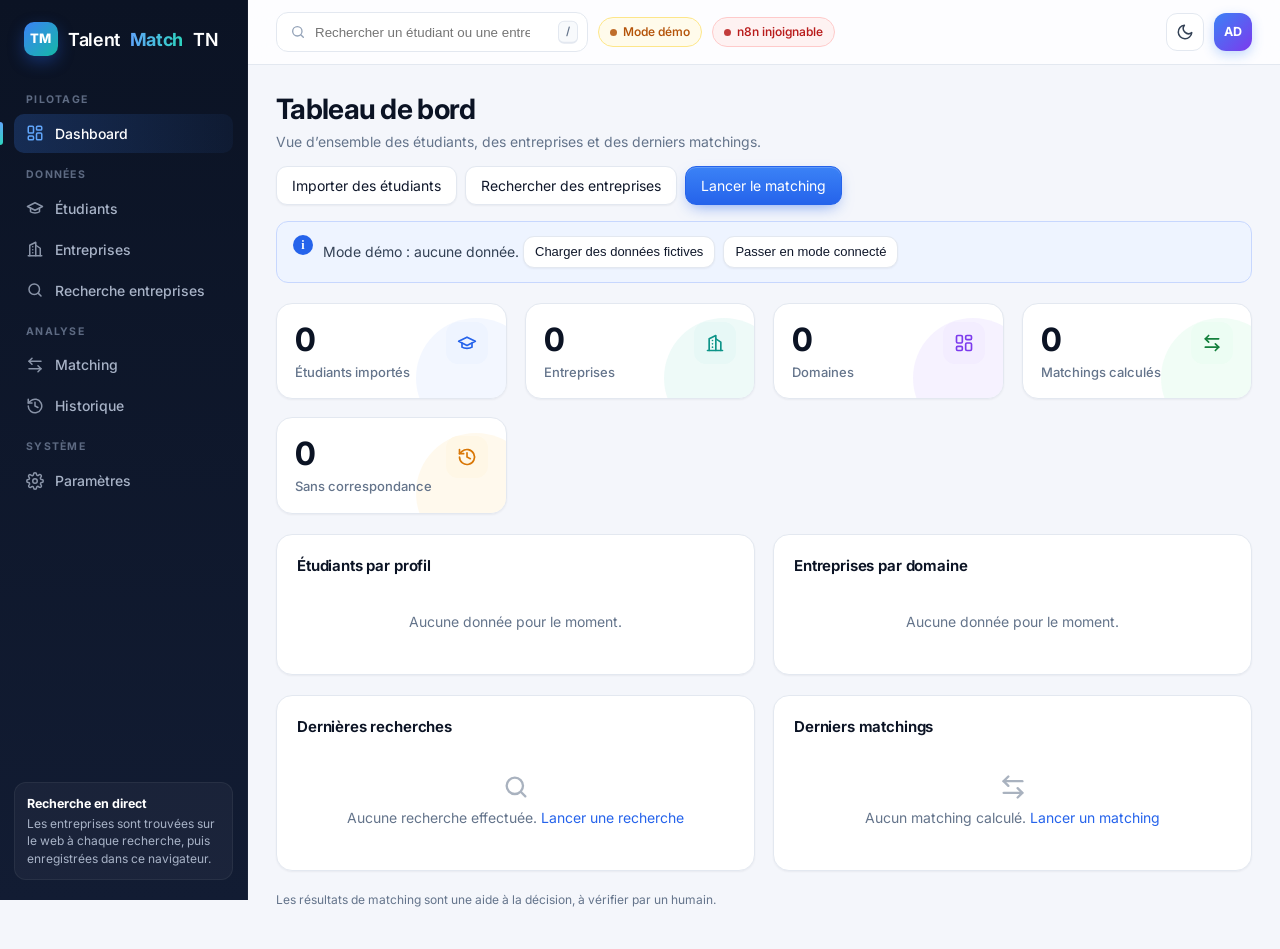
<file: index.html>
<!DOCTYPE html>
<html lang="fr"><head><meta charset="UTF-8"><meta name="viewport" content="width=device-width,initial-scale=1">
<link rel="preconnect" href="https://fonts.googleapis.com"><link rel="preconnect" href="https://fonts.gstatic.com" crossorigin><link rel="stylesheet" href="https://fonts.googleapis.com/css2?family=Inter:wght@400;500;600;700;800&display=swap">
<script>try{var t=localStorage.getItem("tm_theme");if(t)document.documentElement.dataset.theme=t}catch(e){}</script>
<title>TalentMatch TN — Tableau de bord</title><link rel="stylesheet" href="css/styles.css"></head>
<body data-page="dashboard" data-root="">
<aside class="sidebar" id="sidebar"><div class="brand">Talent<b>Match</b> TN</div><nav id="nav"></nav></aside>
<div class="main">
<header class="topbar"><button class="btn ghost" id="menuBtn" aria-label="Menu">☰</button>
<input id="globalSearch" type="search" placeholder="Rechercher un étudiant ou une entreprise…">
<span id="modeBadge" class="badge"></span><span id="n8nStatus" class="badge" title="Connexion n8n">n8n : …</span>
<span class="avatar" title="Administrateur">AD</span></header>
<main class="content">
<div class="page-head"><h1>Tableau de bord</h1>
<div class="actions"><a class="btn" href="pages/students.html">Importer des étudiants</a><a class="btn" href="pages/search.html">Rechercher des entreprises</a><a class="btn primary" href="pages/matching.html">Lancer le matching</a></div></div>
<div id="demoBar" class="notice"></div>
<section class="grid stats" id="stats"></section>
<section class="grid two"><div class="card"><h3>Étudiants par profil</h3><div id="chartProfiles"></div></div>
<div class="card"><h3>Entreprises par domaine</h3><div id="chartDomains"></div></div></section>
<section class="grid two"><div class="card"><h3>Dernières recherches</h3><div id="lastSearches"></div></div>
<div class="card"><h3>Derniers matchings</h3><div id="lastMatches"></div></div></section>
<p class="muted small">Les résultats de matching sont une aide à la décision, à vérifier par un humain.</p>
</main></div><div id="toasts" class="toasts"></div>
<script src="js/config.js"></script><script src="js/utils.js"></script><script src="js/dataStore.js"></script>
<script src="js/services/n8nService.js"></script><script src="js/app.js"></script><script src="js/pages/dashboard.js"></script>
</body></html>
</file>
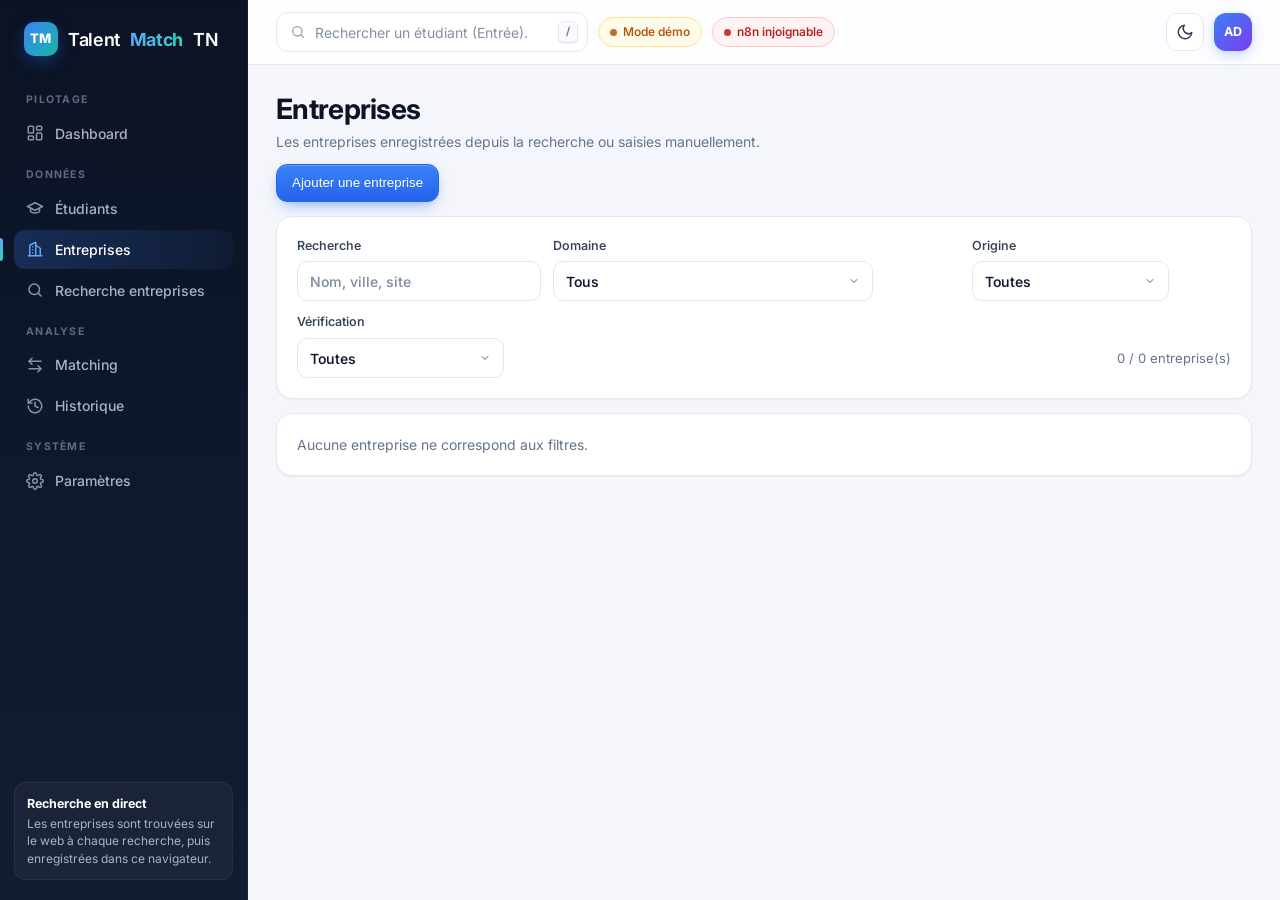
<file: pages/companies.html>
<!DOCTYPE html>
<html lang="fr"><head><meta charset="UTF-8"><meta name="viewport" content="width=device-width,initial-scale=1">
<link rel="preconnect" href="https://fonts.googleapis.com"><link rel="preconnect" href="https://fonts.gstatic.com" crossorigin><link rel="stylesheet" href="https://fonts.googleapis.com/css2?family=Inter:wght@400;500;600;700;800&display=swap">
<script>try{var t=localStorage.getItem("tm_theme");if(t)document.documentElement.dataset.theme=t}catch(e){}</script>
<title>TalentMatch TN — Entreprises</title><link rel="stylesheet" href="../css/styles.css"><link rel="stylesheet" href="../css/components.css"></head>
<body data-page="companies" data-root="../">
<aside class="sidebar" id="sidebar"><div class="brand">Talent<b>Match</b> TN</div><nav id="nav"></nav></aside>
<div class="main"><header class="topbar"><button class="btn ghost" id="menuBtn" aria-label="Menu">☰</button>
<input id="globalSearch" type="search" placeholder="Rechercher un étudiant (Entrée)…"><span id="modeBadge" class="badge"></span><span id="n8nStatus" class="badge">n8n : …</span><span class="avatar">AD</span></header>
<main class="content"><div class="page-head"><h1>Entreprises</h1></div>
<div class="actions" style="margin:12px 0"><button class="btn primary" id="add">Ajouter une entreprise</button></div>
<div class="card" style="margin:14px 0"><div class="filters"><label>Recherche<input id="q" placeholder="Nom, ville, site"></label><label>Domaine<select id="fDomain"></select></label><label>Origine<select id="fOrigin"><option value="">Toutes</option><option value="manual">Saisie manuelle</option><option value="web">Découverte web (n8n)</option></select></label><label>Vérification<select id="fVer"><option value="">Toutes</option><option value="1">Vérifiées manuellement</option><option value="0">Non vérifiées</option></select></label><span id="count" class="muted"></span></div></div>
<div id="companyCards" class="search-company-grid"></div>
</main></div><div id="toasts" class="toasts"></div>
<script src="../js/config.js"></script><script src="../js/utils.js"></script><script src="../js/dataStore.js"></script>
<script src="../js/services/n8nService.js"></script><script src="../js/services/studentsService.js"></script><script src="../js/services/companiesService.js"></script><script src="../js/services/matchingService.js"></script>
<script src="../js/app.js"></script><script src="../js/pages/companies.js"></script></body></html>
</file>
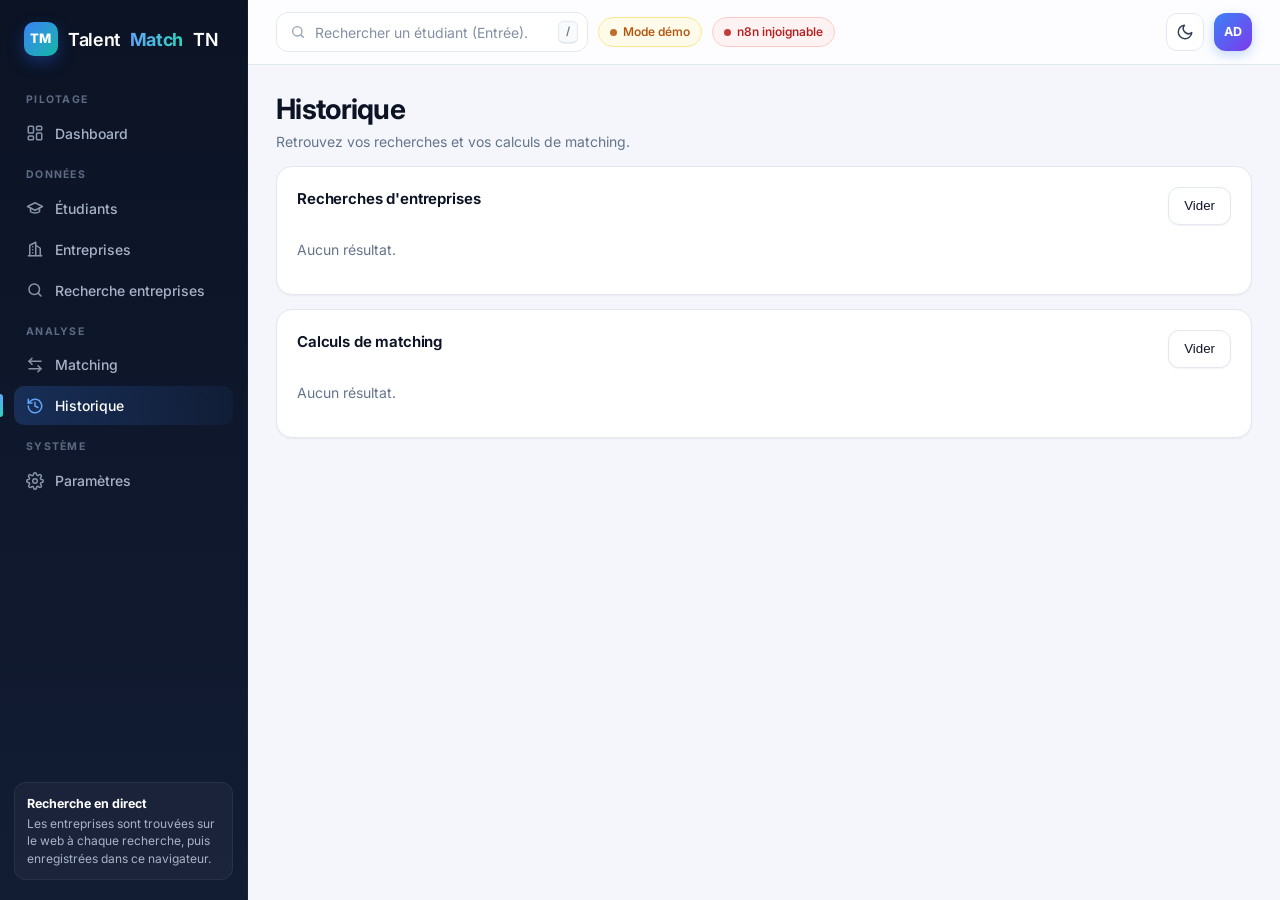
<file: pages/history.html>
<!DOCTYPE html>
<html lang="fr"><head><meta charset="UTF-8"><meta name="viewport" content="width=device-width,initial-scale=1">
<link rel="preconnect" href="https://fonts.googleapis.com"><link rel="preconnect" href="https://fonts.gstatic.com" crossorigin><link rel="stylesheet" href="https://fonts.googleapis.com/css2?family=Inter:wght@400;500;600;700;800&display=swap">
<script>try{var t=localStorage.getItem("tm_theme");if(t)document.documentElement.dataset.theme=t}catch(e){}</script>
<title>TalentMatch TN — Historique</title><link rel="stylesheet" href="../css/styles.css"><link rel="stylesheet" href="../css/components.css"></head>
<body data-page="history" data-root="../">
<aside class="sidebar" id="sidebar"><div class="brand">Talent<b>Match</b> TN</div><nav id="nav"></nav></aside>
<div class="main"><header class="topbar"><button class="btn ghost" id="menuBtn" aria-label="Menu">☰</button>
<input id="globalSearch" type="search" placeholder="Rechercher un étudiant (Entrée)…"><span id="modeBadge" class="badge"></span><span id="n8nStatus" class="badge">n8n : …</span><span class="avatar">AD</span></header>
<main class="content"><div class="page-head"><h1>Historique</h1></div>
<div class="card" style="margin:14px 0"><div class="page-head"><h3>Recherches d'entreprises</h3><button class="btn" id="clrS">Vider</button></div><div id="tS"></div></div>
<div class="card"><div class="page-head"><h3>Calculs de matching</h3><button class="btn" id="clrR">Vider</button></div><div id="tR"></div></div>
</main></div><div id="toasts" class="toasts"></div>
<script src="../js/config.js"></script><script src="../js/utils.js"></script><script src="../js/dataStore.js"></script>
<script src="../js/services/n8nService.js"></script><script src="../js/services/studentsService.js"></script><script src="../js/services/companiesService.js"></script><script src="../js/services/matchingService.js"></script>
<script src="../js/app.js"></script><script src="../js/pages/history.js"></script></body></html>
</file>
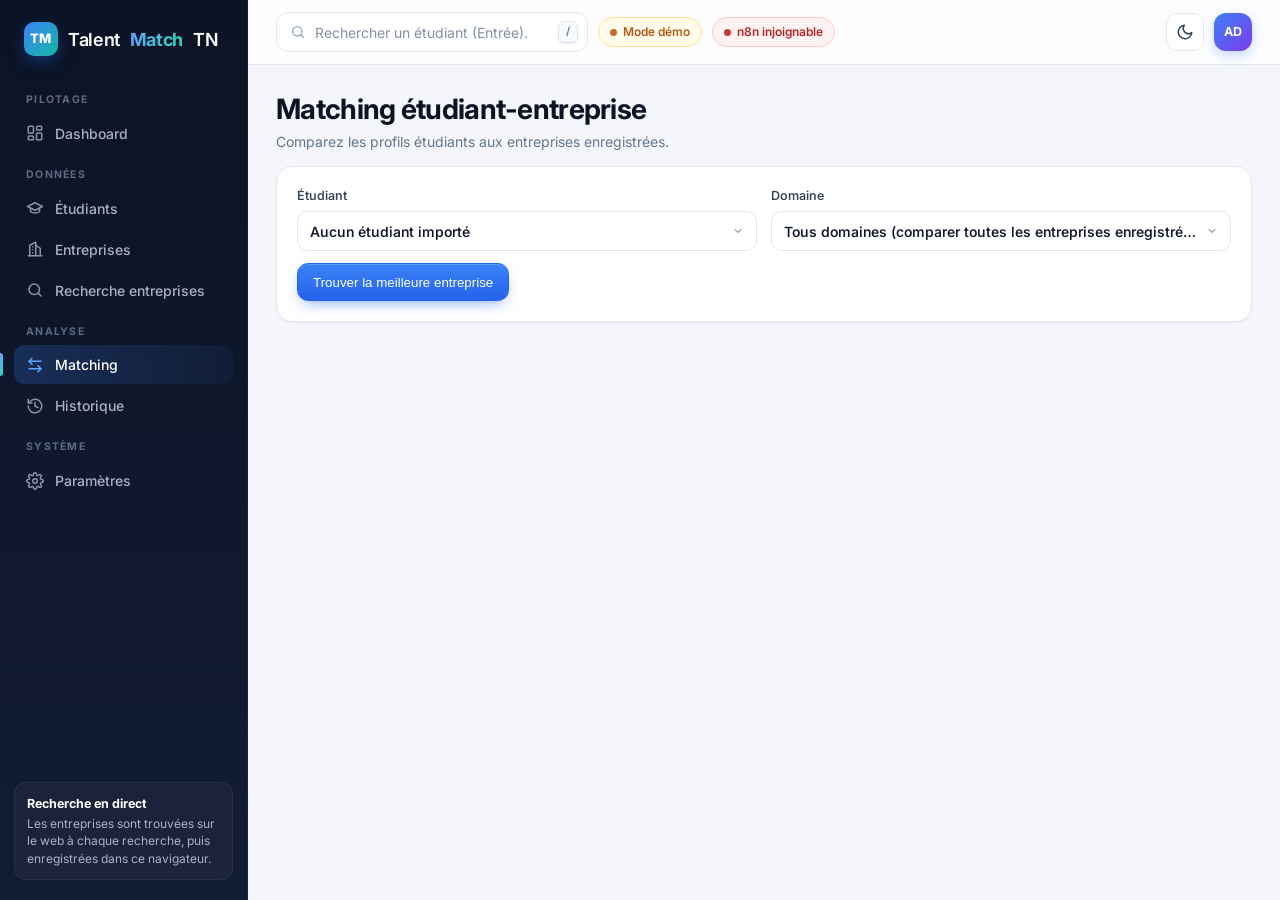
<file: pages/matching.html>
<!DOCTYPE html>
<html lang="fr"><head><meta charset="UTF-8"><meta name="viewport" content="width=device-width,initial-scale=1">
<link rel="preconnect" href="https://fonts.googleapis.com"><link rel="preconnect" href="https://fonts.gstatic.com" crossorigin><link rel="stylesheet" href="https://fonts.googleapis.com/css2?family=Inter:wght@400;500;600;700;800&display=swap">
<script>try{var t=localStorage.getItem("tm_theme");if(t)document.documentElement.dataset.theme=t}catch(e){}</script>
<title>TalentMatch TN — Matching étudiant-entreprise</title><link rel="stylesheet" href="../css/styles.css"><link rel="stylesheet" href="../css/components.css"></head>
<body data-page="matching" data-root="../">
<aside class="sidebar" id="sidebar"><div class="brand">Talent<b>Match</b> TN</div><nav id="nav"></nav></aside>
<div class="main"><header class="topbar"><button class="btn ghost" id="menuBtn" aria-label="Menu">☰</button>
<input id="globalSearch" type="search" placeholder="Rechercher un étudiant (Entrée)…"><span id="modeBadge" class="badge"></span><span id="n8nStatus" class="badge">n8n : …</span><span class="avatar">AD</span></header>
<main class="content"><div class="page-head"><h1>Matching étudiant-entreprise</h1></div>
<div class="card" style="margin:14px 0"><div class="form"><label>Étudiant<select id="mStudent"></select></label><label>Domaine<select id="mDomain"></select></label></div>
<div class="actions" style="margin-top:12px"><button class="btn primary" id="run">Trouver la meilleure entreprise</button></div><div id="state" class="muted small"></div></div>
<div id="out"></div>
</main></div><div id="toasts" class="toasts"></div>
<script src="../js/config.js"></script><script src="../js/utils.js"></script><script src="../js/dataStore.js"></script>
<script src="../js/services/n8nService.js"></script><script src="../js/services/studentsService.js"></script><script src="../js/services/companiesService.js"></script><script src="../js/services/matchingService.js"></script>
<script src="../js/app.js"></script><script src="../js/pages/matching.js"></script></body></html>
</file>
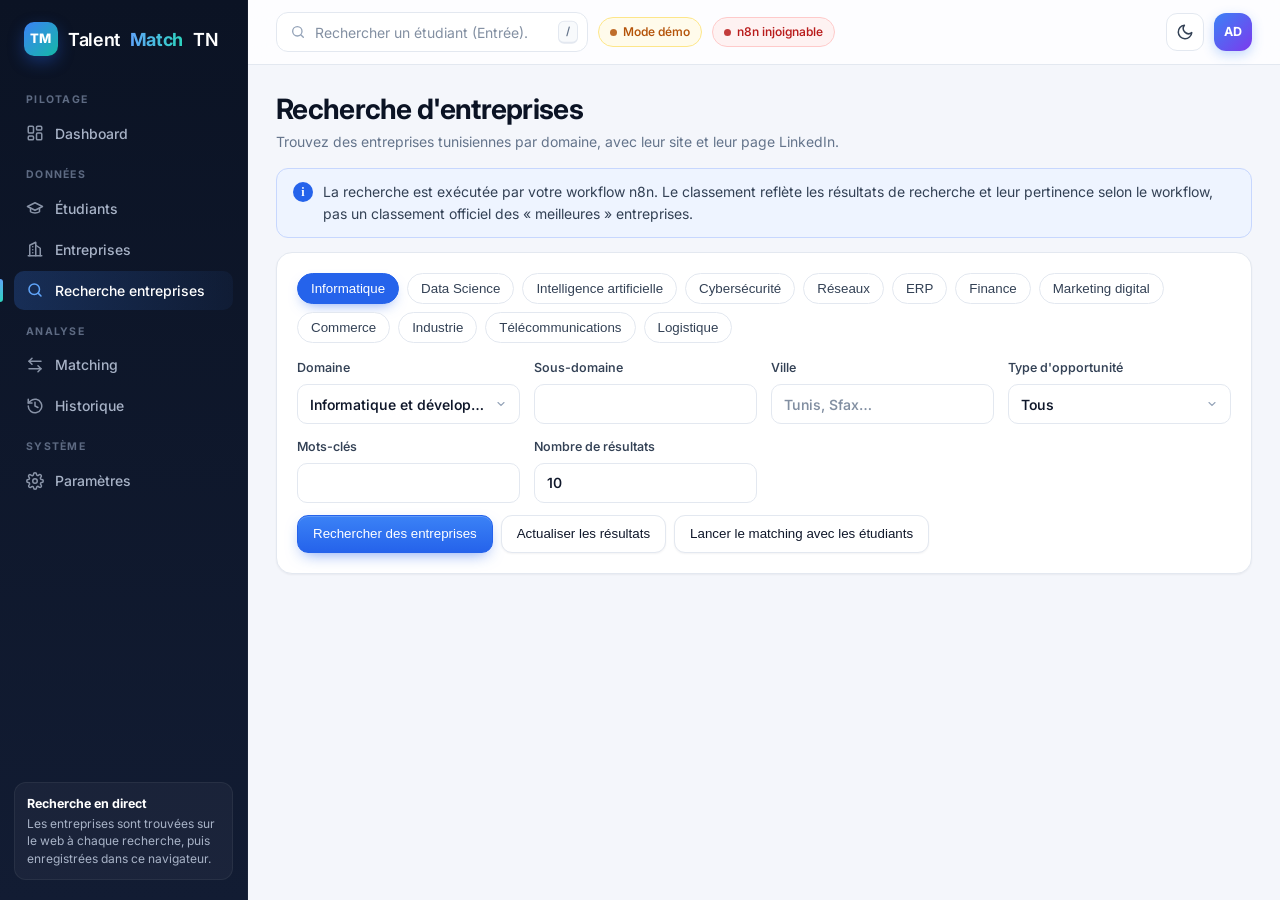
<file: pages/search.html>
<!DOCTYPE html>
<html lang="fr"><head><meta charset="UTF-8"><meta name="viewport" content="width=device-width,initial-scale=1">
<link rel="preconnect" href="https://fonts.googleapis.com"><link rel="preconnect" href="https://fonts.gstatic.com" crossorigin><link rel="stylesheet" href="https://fonts.googleapis.com/css2?family=Inter:wght@400;500;600;700;800&display=swap">
<script>try{var t=localStorage.getItem("tm_theme");if(t)document.documentElement.dataset.theme=t}catch(e){}</script>
<title>TalentMatch TN — Recherche d'entreprises</title><link rel="stylesheet" href="../css/styles.css"><link rel="stylesheet" href="../css/components.css"></head>
<body data-page="search" data-root="../">
<aside class="sidebar" id="sidebar"><div class="brand">Talent<b>Match</b> TN</div><nav id="nav"></nav></aside>
<div class="main"><header class="topbar"><button class="btn ghost" id="menuBtn" aria-label="Menu">☰</button>
<input id="globalSearch" type="search" placeholder="Rechercher un étudiant (Entrée)…"><span id="modeBadge" class="badge"></span><span id="n8nStatus" class="badge">n8n : …</span><span class="avatar">AD</span></header>
<main class="content"><div class="page-head"><h1>Recherche d'entreprises</h1></div>
<div class="notice">La recherche est exécutée par votre workflow n8n. Le classement reflète les résultats de recherche et leur pertinence selon le workflow, pas un classement officiel des « meilleures » entreprises.</div>
<div class="card" style="margin:14px 0"><div class="domain-chips" id="domainChips" role="group" aria-label="Domaines rapides"></div><div class="form"><label>Domaine<select id="domainSelect"></select></label><label>Sous-domaine<input id="sub"></label><label>Ville<input id="city" placeholder="Tunis, Sfax…"></label>
<label>Type d'opportunité<select id="opp"><option value="">Tous</option><option>Stage d'été</option><option>Stage PFE</option><option>Stage d'initiation</option><option>Stage de perfectionnement</option><option>Junior</option></select></label>
<label>Mots-clés<input id="kw"></label><label>Nombre de résultats<input id="limit" type="number" min="1" max="20" value="10"></label></div>
<div class="actions" style="margin-top:12px"><button class="btn primary" id="go">Rechercher des entreprises</button><button class="btn" id="refresh">Actualiser les résultats</button><button class="btn" id="matchAll">Lancer le matching avec les étudiants</button></div></div>
<section class="search-results" aria-live="polite">
<div id="state"></div>
<div id="resultsHeader" class="results-header" hidden>
  <div><p class="eyebrow">RÉSULTATS DE RECHERCHE</p><h2 id="resultsTitle"></h2><p id="resultsSummary" class="muted"></p></div>
  <div class="results-tools"><label>Filtrer les résultats<input id="resultsFilter" type="search" placeholder="Nom, domaine, spécialité…"></label>
    <label id="sortWrap" hidden>Trier par<select id="resultsSort"><option value="relevance">Pertinence</option><option value="name">Nom</option></select></label>
    <span id="resultsCount" class="results-count"></span>
  </div>
</div>
<div id="res" class="search-company-grid"></div><div id="srcs" class="muted small"></div>
</section>
</main></div><div id="toasts" class="toasts"></div>
<script src="../js/config.js"></script><script src="../js/utils.js"></script><script src="../js/dataStore.js"></script>
<script src="../js/services/n8nService.js"></script><script src="../js/services/studentsService.js"></script><script src="../js/services/companiesService.js"></script><script src="../js/services/matchingService.js"></script>
<script src="../js/app.js"></script><script src="../js/pages/search.js"></script></body></html>
</file>
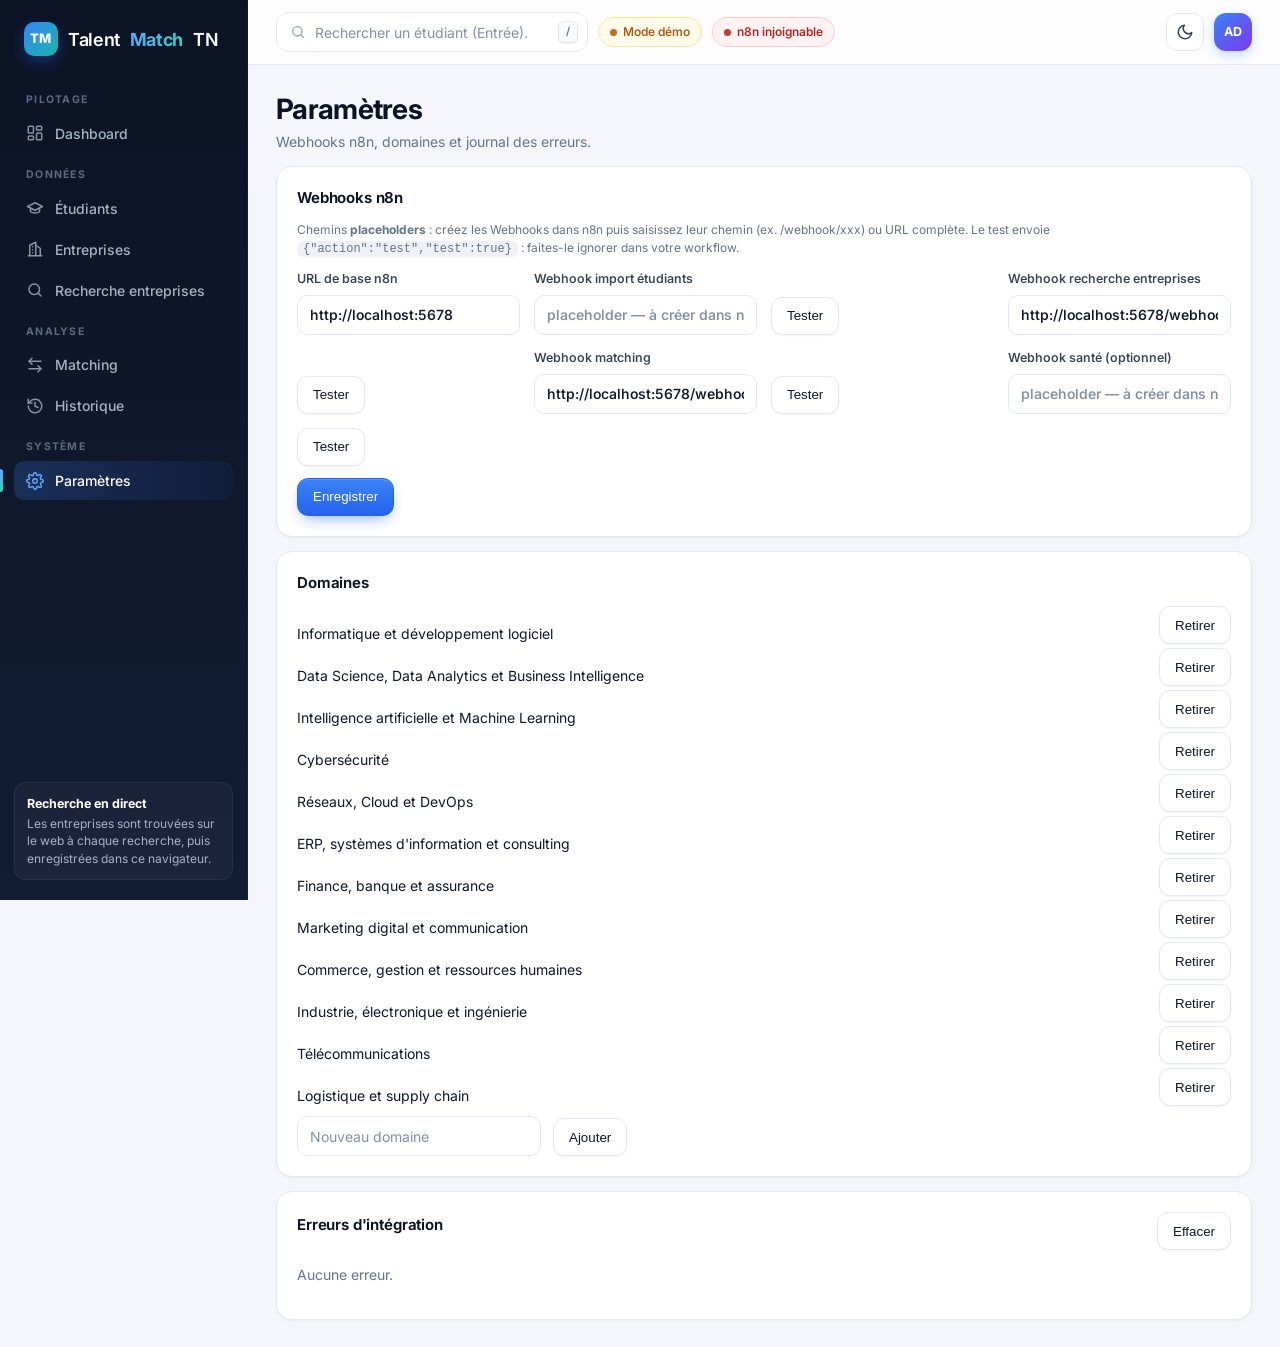
<file: pages/settings.html>
<!DOCTYPE html>
<html lang="fr"><head><meta charset="UTF-8"><meta name="viewport" content="width=device-width,initial-scale=1">
<link rel="preconnect" href="https://fonts.googleapis.com"><link rel="preconnect" href="https://fonts.gstatic.com" crossorigin><link rel="stylesheet" href="https://fonts.googleapis.com/css2?family=Inter:wght@400;500;600;700;800&display=swap">
<script>try{var t=localStorage.getItem("tm_theme");if(t)document.documentElement.dataset.theme=t}catch(e){}</script>
<title>TalentMatch TN — Paramètres</title><link rel="stylesheet" href="../css/styles.css"><link rel="stylesheet" href="../css/components.css"></head>
<body data-page="settings" data-root="../">
<aside class="sidebar" id="sidebar"><div class="brand">Talent<b>Match</b> TN</div><nav id="nav"></nav></aside>
<div class="main"><header class="topbar"><button class="btn ghost" id="menuBtn" aria-label="Menu">☰</button>
<input id="globalSearch" type="search" placeholder="Rechercher un étudiant (Entrée)…"><span id="modeBadge" class="badge"></span><span id="n8nStatus" class="badge">n8n : …</span><span class="avatar">AD</span></header>
<main class="content"><div class="page-head"><h1>Paramètres</h1></div>
<div class="card" style="margin:14px 0"><h3>Webhooks n8n</h3><p class="muted small">Chemins <b>placeholders</b> : créez les Webhooks dans n8n puis saisissez leur chemin (ex. /webhook/xxx) ou URL complète. Le test envoie <code>{"action":"test","test":true}</code> : faites-le ignorer dans votre workflow.</p><div id="wh" class="form"></div>
<div class="actions" style="margin-top:12px"><button class="btn primary" id="save">Enregistrer</button></div></div>
<div class="card" style="margin-bottom:14px"><h3>Domaines</h3><div id="doms"></div><div class="filters" style="margin-top:10px"><input id="nd" placeholder="Nouveau domaine"><button class="btn" id="ad">Ajouter</button></div></div>
<div class="card"><div class="page-head"><h3>Erreurs d'intégration</h3><button class="btn" id="ce">Effacer</button></div><div id="errs"></div></div>
</main></div><div id="toasts" class="toasts"></div>
<script src="../js/config.js"></script><script src="../js/utils.js"></script><script src="../js/dataStore.js"></script>
<script src="../js/services/n8nService.js"></script><script src="../js/services/studentsService.js"></script><script src="../js/services/companiesService.js"></script><script src="../js/services/matchingService.js"></script>
<script src="../js/app.js"></script><script src="../js/pages/settings.js"></script></body></html>
</file>
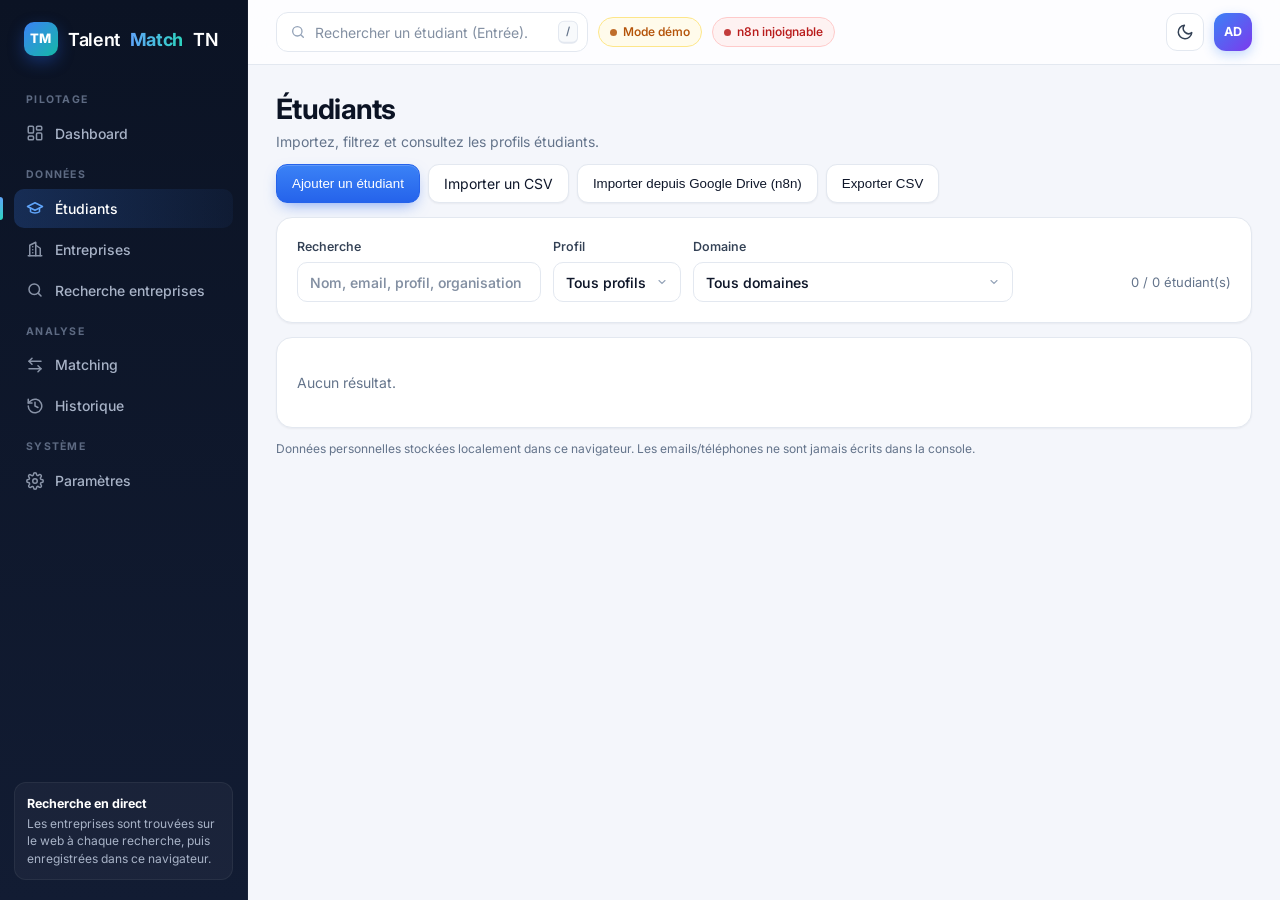
<file: pages/students.html>
<!DOCTYPE html>
<html lang="fr"><head><meta charset="UTF-8"><meta name="viewport" content="width=device-width,initial-scale=1">
<link rel="preconnect" href="https://fonts.googleapis.com"><link rel="preconnect" href="https://fonts.gstatic.com" crossorigin><link rel="stylesheet" href="https://fonts.googleapis.com/css2?family=Inter:wght@400;500;600;700;800&display=swap">
<script>try{var t=localStorage.getItem("tm_theme");if(t)document.documentElement.dataset.theme=t}catch(e){}</script>
<title>TalentMatch TN — Étudiants</title><link rel="stylesheet" href="../css/styles.css"><link rel="stylesheet" href="../css/components.css"></head>
<body data-page="students" data-root="../">
<aside class="sidebar" id="sidebar"><div class="brand">Talent<b>Match</b> TN</div><nav id="nav"></nav></aside>
<div class="main"><header class="topbar"><button class="btn ghost" id="menuBtn" aria-label="Menu">☰</button>
<input id="globalSearch" type="search" placeholder="Rechercher un étudiant (Entrée)…"><span id="modeBadge" class="badge"></span><span id="n8nStatus" class="badge">n8n : …</span><span class="avatar">AD</span></header>
<main class="content"><div class="page-head"><h1>Étudiants</h1></div>
<div class="actions" style="margin:12px 0"><button class="btn primary" id="add">Ajouter un étudiant</button><label class="btn">Importer un CSV<input type="file" id="file" accept=".csv,text/csv" hidden></label><button class="btn" id="gd">Importer depuis Google Drive (n8n)</button><button class="btn" id="exp">Exporter CSV</button></div>
<div id="report" class="notice" hidden></div>
<div class="card" style="margin:14px 0"><div class="filters"><label>Recherche<input id="q" placeholder="Nom, email, profil, organisation"></label><label>Profil<select id="fProfil"></select></label><label>Domaine<select id="fDomain"></select></label><span id="count" class="muted"></span></div></div>
<div class="card" id="tbl"></div><p class="muted small">Données personnelles stockées localement dans ce navigateur. Les emails/téléphones ne sont jamais écrits dans la console.</p>
</main></div><div id="toasts" class="toasts"></div>
<script src="../js/config.js"></script><script src="../js/utils.js"></script><script src="../js/dataStore.js"></script>
<script src="../js/services/n8nService.js"></script><script src="../js/services/studentsService.js"></script><script src="../js/services/companiesService.js"></script><script src="../js/services/matchingService.js"></script>
<script src="../js/app.js"></script><script src="../js/pages/students.js"></script></body></html>
</file>
<file: css/styles.css>
/* TalentMatch TN — système de design : jetons, mise en page, composants partagés. */
:root{
  --bg:#f4f6fb;--surface:#ffffff;--surface-2:#f8fafc;--surface-3:#eef2f7;
  --line:#e3e8f0;--line-strong:#cbd5e1;
  --txt:#0f172a;--txt-2:#334155;--mut:#64748b;--navy:#0b1324;
  --blue:#2563eb;--blue-600:#1d4ed8;--blue-soft:#eef4ff;--blue-line:#c7d7fe;
  --teal:#0d9488;--teal-soft:#e7f8f6;--violet:#7c3aed;--violet-soft:#f3edff;--amber:#d97706;--amber-soft:#fff7e6;
  --ok:#15803d;--ok-soft:#ecfdf3;--ok-line:#bbf7d0;
  --warn:#b45309;--warn-soft:#fffbeb;--warn-line:#fde68a;
  --err:#b91c1c;--err-soft:#fef2f2;--err-line:#fecaca;
  --sidebar:#0b1324;--sidebar-2:#121c33;--sidebar-txt:#a8b3c7;
  --topbar:rgba(255,255,255,.78);
  --shadow-sm:0 1px 2px rgba(15,23,42,.05);
  --shadow-md:0 4px 14px rgba(15,23,42,.06),0 1px 3px rgba(15,23,42,.05);
  --shadow-lg:0 18px 40px rgba(15,23,42,.12),0 4px 10px rgba(15,23,42,.06);
  --ring:0 0 0 3px rgba(37,99,235,.28);
  --radius:16px;--radius-sm:10px;
  --ease:cubic-bezier(.2,.7,.2,1);
  color-scheme:light;
}
:root[data-theme="dark"]{
  --bg:#0a0f1c;--surface:#111827;--surface-2:#0f1625;--surface-3:#1a2335;
  --line:#1f2a3d;--line-strong:#2d3a52;
  --txt:#e5e9f2;--txt-2:#c3cbd9;--mut:#8b97ab;--navy:#f1f4fa;
  --blue:#5b8cff;--blue-600:#7aa2ff;--blue-soft:#15213b;--blue-line:#26365c;
  --teal:#2dd4bf;--teal-soft:#0f2a2a;--violet:#a78bfa;--violet-soft:#211a38;--amber:#fbbf24;--amber-soft:#2a2210;
  --ok:#4ade80;--ok-soft:#0f2a1c;--ok-line:#1d4d32;
  --warn:#fbbf24;--warn-soft:#2a2210;--warn-line:#4d3d13;
  --err:#f87171;--err-soft:#2c1416;--err-line:#5a2328;
  --sidebar:#070b15;--sidebar-2:#0e1526;--sidebar-txt:#8e9ab0;
  --topbar:rgba(10,15,28,.78);
  --shadow-sm:0 1px 2px rgba(0,0,0,.3);
  --shadow-md:0 4px 14px rgba(0,0,0,.35);
  --shadow-lg:0 18px 40px rgba(0,0,0,.5);
  --ring:0 0 0 3px rgba(91,140,255,.35);
  color-scheme:dark;
}
@media (prefers-color-scheme:dark){
  :root:not([data-theme="light"]){
    --bg:#0a0f1c;--surface:#111827;--surface-2:#0f1625;--surface-3:#1a2335;
    --line:#1f2a3d;--line-strong:#2d3a52;
    --txt:#e5e9f2;--txt-2:#c3cbd9;--mut:#8b97ab;--navy:#f1f4fa;
    --blue:#5b8cff;--blue-600:#7aa2ff;--blue-soft:#15213b;--blue-line:#26365c;
    --teal:#2dd4bf;--teal-soft:#0f2a2a;--violet:#a78bfa;--violet-soft:#211a38;--amber:#fbbf24;--amber-soft:#2a2210;
    --ok:#4ade80;--ok-soft:#0f2a1c;--ok-line:#1d4d32;
    --warn:#fbbf24;--warn-soft:#2a2210;--warn-line:#4d3d13;
    --err:#f87171;--err-soft:#2c1416;--err-line:#5a2328;
    --sidebar:#070b15;--sidebar-2:#0e1526;--sidebar-txt:#8e9ab0;
    --topbar:rgba(10,15,28,.78);
    --shadow-sm:0 1px 2px rgba(0,0,0,.3);
    --shadow-md:0 4px 14px rgba(0,0,0,.35);
    --shadow-lg:0 18px 40px rgba(0,0,0,.5);
    --ring:0 0 0 3px rgba(91,140,255,.35);
    color-scheme:dark;
  }
}

*{box-sizing:border-box}
html{-webkit-text-size-adjust:100%}
body{margin:0;font-family:Inter,"Segoe UI",system-ui,-apple-system,sans-serif;font-size:14px;line-height:1.5;background:var(--bg);color:var(--txt);-webkit-font-smoothing:antialiased;transition:background-color .25s ease,color .25s ease}
a{color:var(--blue);text-decoration:none}
a:hover{color:var(--blue-600)}
code{padding:1px 6px;border-radius:6px;background:var(--surface-3);font-size:12px}
::selection{background:var(--blue-soft);color:var(--txt)}
:focus-visible{outline:none;box-shadow:var(--ring)}
[hidden]{display:none!important}

/* ——— Barre latérale ——— */
.sidebar{position:fixed;inset:0 auto 0 0;width:248px;display:flex;flex-direction:column;background:linear-gradient(180deg,var(--sidebar),var(--sidebar-2));color:#fff;padding:20px 14px;transition:transform .3s var(--ease);z-index:30;border-right:1px solid rgba(255,255,255,.04)}
.brand{display:flex;align-items:center;gap:10px;font-size:18px;font-weight:600;letter-spacing:-.02em;padding:2px 10px 22px}
.brand::before{content:"TM";display:grid;place-items:center;width:34px;height:34px;border-radius:10px;background:linear-gradient(135deg,#3b82f6,#14b8a6);color:#fff;font-size:13px;font-weight:800;letter-spacing:.02em;box-shadow:0 6px 16px rgba(37,99,235,.35)}
.brand b{background:linear-gradient(90deg,#60a5fa,#2dd4bf);-webkit-background-clip:text;background-clip:text;color:transparent}
.nav-label{margin:14px 12px 6px;color:#5d6a82;font-size:10.5px;font-weight:700;letter-spacing:.12em;text-transform:uppercase}
.sidebar a{position:relative;display:flex;align-items:center;gap:11px;color:var(--sidebar-txt);padding:9px 12px;border-radius:10px;margin-bottom:2px;font-weight:500;transition:background-color .18s ease,color .18s ease,transform .18s ease}
.sidebar a svg{flex:none;width:18px;height:18px;opacity:.8}
.sidebar a:hover{background:rgba(255,255,255,.06);color:#fff;transform:translateX(2px)}
.sidebar a.active{background:linear-gradient(90deg,rgba(59,130,246,.22),rgba(59,130,246,.06));color:#fff}
.sidebar a.active::before{content:"";position:absolute;left:-14px;top:8px;bottom:8px;width:3px;border-radius:0 3px 3px 0;background:linear-gradient(#60a5fa,#2dd4bf)}
.sidebar a.active svg{opacity:1;color:#60a5fa}
.sidebar-foot{margin-top:auto;padding:12px;border-radius:12px;background:rgba(255,255,255,.04);border:1px solid rgba(255,255,255,.06);color:var(--sidebar-txt);font-size:12px;line-height:1.45}
.sidebar-foot b{display:block;color:#fff;font-size:12.5px;margin-bottom:2px}
.sidebar-backdrop{position:fixed;inset:0;background:rgba(2,6,23,.5);backdrop-filter:blur(2px);opacity:0;pointer-events:none;transition:opacity .25s ease;z-index:25}
.main{margin-left:248px;min-height:100vh;min-width:0}

/* ——— Barre supérieure ——— */
.topbar{display:flex;gap:10px;align-items:center;padding:12px 28px;background:var(--topbar);backdrop-filter:saturate(1.6) blur(12px);-webkit-backdrop-filter:saturate(1.6) blur(12px);border-bottom:1px solid var(--line);position:sticky;top:0;z-index:20}
.topbar input{flex:1;max-width:440px;height:40px;padding:0 44px 0 38px;border:1px solid var(--line);border-radius:12px;background:var(--surface) url("data:image/svg+xml,%3Csvg xmlns='http://www.w3.org/2000/svg' width='16' height='16' fill='none' stroke='%2394a3b8' stroke-width='2' stroke-linecap='round' viewBox='0 0 24 24'%3E%3Ccircle cx='11' cy='11' r='7'/%3E%3Cpath d='m20 20-3.5-3.5'/%3E%3C/svg%3E") no-repeat 13px center;transition:border-color .18s ease,box-shadow .18s ease}
.topbar input:focus{border-color:var(--blue);box-shadow:var(--ring)}
.search-wrap{position:relative;flex:1;max-width:440px;display:flex}
.search-wrap input{max-width:none}
.kbd{position:absolute;right:10px;top:50%;transform:translateY(-50%);padding:1px 7px;border:1px solid var(--line);border-bottom-width:2px;border-radius:6px;background:var(--surface-2);color:var(--mut);font:600 11px/1.6 Inter,system-ui,sans-serif;pointer-events:none}
.topbar-spacer{flex:1}
.icon-btn{display:grid;place-items:center;width:38px;height:38px;border:1px solid var(--line);border-radius:11px;background:var(--surface);color:var(--txt-2);cursor:pointer;transition:background-color .18s ease,border-color .18s ease,transform .18s ease}
.icon-btn:hover{background:var(--surface-3);border-color:var(--line-strong)}
.icon-btn:active{transform:scale(.94)}
.icon-btn svg{width:18px;height:18px}
.avatar{flex:none;width:38px;height:38px;border-radius:12px;background:linear-gradient(135deg,#3b82f6,#7c3aed);color:#fff;display:grid;place-items:center;font-size:12.5px;font-weight:700;letter-spacing:.03em;box-shadow:0 4px 12px rgba(59,130,246,.3)}

/* ——— Contenu ——— */
.content{padding:28px;max-width:1320px;margin:0 auto}
.page-head{display:flex;justify-content:space-between;flex-wrap:wrap;gap:14px;align-items:center}
.page-title{display:grid;gap:4px}
.page-sub{margin:0;color:var(--mut);font-size:14px}
h1{margin:0;font-size:28px;line-height:1.2;font-weight:700;letter-spacing:-.025em;color:var(--navy)}
h2,h3{color:var(--navy)}
h3{margin:0 0 12px;font-size:15px;font-weight:650;letter-spacing:-.01em}
.actions{display:flex;gap:8px;flex-wrap:wrap}

/* ——— Boutons ——— */
.btn{display:inline-flex;align-items:center;justify-content:center;gap:7px;min-height:38px;border:1px solid var(--line);background:var(--surface);padding:8px 15px;border-radius:11px;cursor:pointer;color:var(--txt);font:500 14px/1.2 inherit;white-space:nowrap;box-shadow:var(--shadow-sm);transition:background-color .18s ease,border-color .18s ease,box-shadow .18s ease,transform .12s ease,color .18s ease}
.btn:hover{background:var(--surface-3);border-color:var(--line-strong);color:var(--txt)}
.btn:active{transform:translateY(1px) scale(.98)}
.btn:disabled,.btn[disabled]{opacity:.55;cursor:not-allowed;transform:none}
.btn.primary{background:linear-gradient(180deg,#3b82f6,#2563eb);color:#fff;border-color:#2563eb;box-shadow:0 6px 16px -6px rgba(37,99,235,.65),inset 0 1px 0 rgba(255,255,255,.18)}
.btn.primary:hover{background:linear-gradient(180deg,#2f76f0,#1d4ed8);color:#fff;border-color:#1d4ed8;box-shadow:0 10px 22px -8px rgba(37,99,235,.75),inset 0 1px 0 rgba(255,255,255,.18)}
.btn.ghost{border:0;background:none;box-shadow:none;display:none;font-size:20px;min-height:38px;padding:6px 10px;color:var(--txt)}
.btn.ghost:hover{background:var(--surface-3)}
label.btn{cursor:pointer}

/* ——— Grilles & cartes ——— */
.grid{display:grid;gap:18px;margin:20px 0}
.stats{grid-template-columns:repeat(auto-fit,minmax(190px,1fr))}
.two{grid-template-columns:repeat(auto-fit,minmax(min(100%,360px),1fr))}
.card{background:var(--surface);border:1px solid var(--line);border-radius:var(--radius);padding:20px;box-shadow:var(--shadow-sm);transition:box-shadow .2s ease,border-color .2s ease,transform .2s ease,background-color .25s ease}
.card:hover{box-shadow:var(--shadow-md)}
.card-head{display:flex;align-items:center;justify-content:space-between;gap:10px;margin-bottom:14px}
.card-head h3{margin:0}

/* Indicateurs du tableau de bord */
.stat{position:relative;overflow:hidden;display:grid;grid-template-columns:1fr auto;align-items:start;gap:6px 12px;padding:18px 18px 16px}
.stat::after{content:"";position:absolute;inset:auto -30px -40px auto;width:120px;height:120px;border-radius:50%;background:var(--accent-soft,var(--blue-soft));opacity:.7;transition:transform .4s var(--ease)}
.stat:hover{transform:translateY(-3px)}
.stat:hover::after{transform:scale(1.15)}
.stat .v{position:relative;z-index:1;grid-column:1;font-size:32px;font-weight:750;letter-spacing:-.03em;line-height:1.1;color:var(--navy);font-variant-numeric:tabular-nums}
.stat .l{position:relative;z-index:1;grid-column:1;color:var(--mut);font-size:13px;font-weight:500}
.stat .ico{position:relative;z-index:1;grid-column:2;grid-row:1/3;display:grid;place-items:center;width:42px;height:42px;border-radius:12px;background:var(--accent-soft,var(--blue-soft));color:var(--accent,var(--blue))}
.stat .ico svg{width:20px;height:20px}

/* Barres horizontales */
.bar{display:grid;grid-template-columns:minmax(0,38%) 1fr auto;align-items:center;gap:12px;margin:11px 0;font-size:13px}
.bar span:first-child{overflow:hidden;text-overflow:ellipsis;white-space:nowrap;color:var(--txt-2)}
.bar .track{height:10px;border-radius:99px;background:var(--surface-3);overflow:hidden}
.bar i{display:block;height:100%;border-radius:99px;background:linear-gradient(90deg,var(--blue),var(--teal));transform-origin:left;animation:grow .9s var(--ease) both}
.bar b{min-width:24px;text-align:right;color:var(--navy);font-variant-numeric:tabular-nums}

/* Badges */
.badge{display:inline-flex;align-items:center;gap:6px;font-size:12px;font-weight:550;padding:5px 11px;border-radius:99px;background:var(--surface-3);color:var(--txt-2);border:1px solid transparent;white-space:nowrap}
.badge.ok{background:var(--ok-soft);color:var(--ok);border-color:var(--ok-line)}
.badge.warn{background:var(--warn-soft);color:var(--warn);border-color:var(--warn-line)}
.badge.err{background:var(--err-soft);color:var(--err);border-color:var(--err-line)}
.topbar .badge::before{content:"";width:7px;height:7px;border-radius:50%;background:currentColor;opacity:.85}
.topbar .badge.ok::before{animation:pulse 2.4s ease-out infinite}

/* Encadrés */
.notice{position:relative;background:var(--blue-soft);border:1px solid var(--blue-line);border-radius:12px;padding:12px 16px 12px 46px;margin-top:16px;font-size:14px;line-height:1.6;color:var(--txt-2)}
.notice::before{content:"i";position:absolute;left:16px;top:13px;display:grid;place-items:center;width:20px;height:20px;border-radius:50%;background:var(--blue);color:#fff;font:700 12px/1 Georgia,serif}
.notice .btn{min-height:32px;margin:2px 4px 2px 0;padding:5px 11px;font-size:13px}
.notice[hidden]{display:none}

.list>div{padding:11px 0;border-bottom:1px solid var(--line);font-size:14px}
.list>div:last-child{border-bottom:0}
.muted{color:var(--mut)}
.small{font-size:12px}
.empty-inline{display:grid;place-items:center;gap:6px;padding:22px 10px;color:var(--mut);text-align:center}
.empty-inline svg{width:28px;height:28px;opacity:.55}

/* Notifications */
.toasts{position:fixed;right:20px;bottom:20px;display:grid;gap:10px;z-index:60;max-width:min(380px,calc(100vw - 32px))}
.toast{display:flex;align-items:flex-start;gap:10px;background:var(--surface);color:var(--txt);border:1px solid var(--line);border-left:4px solid var(--blue);padding:12px 14px;border-radius:12px;box-shadow:var(--shadow-lg);animation:toast-in .35s var(--ease) both;font-size:13.5px}
.toast.error{border-left-color:var(--err)}
.toast.success{border-left-color:var(--ok)}
.toast.leaving{animation:toast-out .25s ease forwards}
.toast-close{margin-left:auto;padding:0 2px;border:0;background:none;color:var(--mut);font-size:16px;line-height:1;cursor:pointer}

/* ——— Animations ——— */
@keyframes grow{from{transform:scaleX(0)}to{transform:scaleX(1)}}
@keyframes rise{from{opacity:0;transform:translateY(10px)}to{opacity:1;transform:none}}
@keyframes fade{from{opacity:0}to{opacity:1}}
@keyframes pop{from{opacity:0;transform:translateY(12px) scale(.97)}to{opacity:1;transform:none}}
@keyframes toast-in{from{opacity:0;transform:translateX(24px)}to{opacity:1;transform:none}}
@keyframes toast-out{to{opacity:0;transform:translateX(24px)}}
@keyframes pulse{0%{box-shadow:0 0 0 0 currentColor}70%{box-shadow:0 0 0 6px transparent}100%{box-shadow:0 0 0 0 transparent}}
@keyframes shimmer{to{background-position:-200% 0}}
.content>*{animation:rise .45s var(--ease) both}
.content>*:nth-child(2){animation-delay:.05s}
.content>*:nth-child(3){animation-delay:.1s}
.content>*:nth-child(4){animation-delay:.15s}
.content>*:nth-child(5){animation-delay:.2s}
.content>*:nth-child(n+6){animation-delay:.25s}
.stats>.card{animation:rise .5s var(--ease) both}
.stats>.card:nth-child(2){animation-delay:.06s}
.stats>.card:nth-child(3){animation-delay:.12s}
.stats>.card:nth-child(4){animation-delay:.18s}
.stats>.card:nth-child(5){animation-delay:.24s}

@media (max-width:900px){
  .sidebar{transform:translateX(-100%);box-shadow:var(--shadow-lg)}
  .sidebar.open{transform:none}
  .sidebar.open~.sidebar-backdrop,.sidebar-backdrop.show{opacity:1;pointer-events:auto}
  .main{margin-left:0}
  .btn.ghost{display:inline-flex}
  .topbar{padding:10px 16px;flex-wrap:wrap}
  .topbar .badge{display:none}
  .content{padding:20px 16px}
  h1{font-size:24px}
}
@media (max-width:560px){
  .kbd{display:none}
  .search-wrap{order:5;flex-basis:100%;max-width:none}
  .page-head .actions{width:100%}
  .page-head .actions .btn{flex:1}
}
@media (prefers-reduced-motion:reduce){
  *,*::before,*::after{animation-duration:.01ms!important;animation-delay:0s!important;transition-duration:.01ms!important}
}
</file>
<file: css/components.css>
/* Composants des pages : tableaux, formulaires, modale, fiches entreprises, recherche. */

/* ——— Tableaux ——— */
.tw{overflow-x:auto;border:1px solid var(--line);border-radius:12px}
table{width:100%;border-collapse:collapse;font-size:13.5px}
th,td{padding:11px 14px;border-bottom:1px solid var(--line);text-align:left;vertical-align:top}
th{position:sticky;top:0;background:var(--surface-2);cursor:pointer;white-space:nowrap;color:var(--mut);font-size:11.5px;font-weight:650;letter-spacing:.05em;text-transform:uppercase;user-select:none;transition:color .15s ease}
th:hover{color:var(--navy)}
tbody tr{transition:background-color .15s ease}
tbody tr:hover{background:var(--surface-2)}
tbody tr:last-child td{border-bottom:0}
td .btn{min-height:30px;padding:4px 11px;font-size:12.5px}
.pager{display:flex;gap:12px;align-items:center;justify-content:flex-end;margin-top:12px;font-size:13px;color:var(--mut)}
.pager .btn{min-height:32px;width:34px;padding:0}

/* ——— Formulaires ——— */
.filters{display:flex;gap:12px;flex-wrap:wrap;align-items:end}
.filters label,.form label{display:grid;gap:6px;font-size:12.5px;font-weight:550;color:var(--txt-2)}
.filters #count,.filters>.muted{margin-left:auto;padding-bottom:10px;font-size:13px}
input,select,textarea{min-height:40px;padding:8px 12px;border:1px solid var(--line);border-radius:10px;font:inherit;font-size:14px;background:var(--surface);color:var(--txt);transition:border-color .18s ease,box-shadow .18s ease,background-color .25s ease}
input::placeholder,textarea::placeholder{color:var(--mut);opacity:.8}
input:hover,select:hover,textarea:hover{border-color:var(--line-strong)}
input:focus,select:focus,textarea:focus{outline:none;border-color:var(--blue);box-shadow:var(--ring)}
select{appearance:none;-webkit-appearance:none;padding-right:34px;background-image:url("data:image/svg+xml,%3Csvg xmlns='http://www.w3.org/2000/svg' width='12' height='12' fill='none' stroke='%2394a3b8' stroke-width='2.2' stroke-linecap='round' viewBox='0 0 24 24'%3E%3Cpath d='m6 9 6 6 6-6'/%3E%3C/svg%3E");background-repeat:no-repeat;background-position:right 12px center;cursor:pointer}
textarea{min-height:96px;resize:vertical}
input[type="checkbox"]{min-height:0;width:16px;height:16px;padding:0;accent-color:var(--blue);vertical-align:-3px}
.form{display:grid;grid-template-columns:repeat(auto-fit,minmax(220px,1fr));gap:14px}
.form input:not([type="checkbox"]),.form select,.form textarea{width:100%;min-width:0}
select{max-width:100%;text-overflow:ellipsis;white-space:nowrap;overflow:hidden}
.filters label{min-width:0}
.filters select{max-width:min(320px,100%)}
.form .full{grid-column:1/-1}

/* ——— Modale ——— */
.overlay{position:fixed;inset:0;background:rgba(2,6,23,.55);backdrop-filter:blur(4px);-webkit-backdrop-filter:blur(4px);display:grid;place-items:center;z-index:50;padding:16px;animation:fade .2s ease both}
.overlay.leaving{animation:fade .18s ease reverse forwards}
.modal{background:var(--surface);color:var(--txt);border:1px solid var(--line);border-radius:18px;padding:26px;max-width:760px;width:100%;max-height:90vh;overflow:auto;position:relative;box-shadow:var(--shadow-lg);animation:pop .3s var(--ease) both}
.modal>h3:first-of-type{font-size:18px;margin-bottom:16px;padding-right:36px}
.modal .x{position:absolute;right:14px;top:14px;width:34px;min-height:34px;padding:0;border-radius:10px}

/* ——— Matching ——— */
.cards{display:grid;gap:16px;grid-template-columns:repeat(auto-fit,minmax(320px,1fr))}
.cards .card h3{margin-bottom:6px}
.score{display:inline-block;font-weight:700;font-variant-numeric:tabular-nums;padding:3px 10px;border-radius:99px;background:var(--blue-soft);color:var(--blue)}
.score.hi{background:var(--ok-soft);color:var(--ok)}
.score.lo{background:var(--err-soft);color:var(--err)}
.chk{display:grid;grid-template-columns:repeat(auto-fill,minmax(220px,1fr));gap:6px;max-height:180px;overflow:auto;margin-top:8px;padding:10px;border:1px solid var(--line);border-radius:12px;background:var(--surface-2);font-size:13.5px}
.chk label{display:flex;align-items:center;gap:8px;padding:6px 8px;border-radius:8px;cursor:pointer;transition:background-color .15s ease}
.chk label:hover{background:var(--surface)}
.cell{text-align:center;font-variant-numeric:tabular-nums}
.kv{display:grid;grid-template-columns:150px 1fr;gap:10px 14px;font-size:14px}
.kv b{color:var(--mut);font-weight:600}

/* ——— Entreprises enregistrées ——— */
.company-grid{display:grid;grid-template-columns:repeat(auto-fit,minmax(min(100%,360px),1fr));gap:18px;margin-top:16px}
.company-card{display:flex;flex-direction:column;gap:14px;min-width:0;animation:rise .45s var(--ease) both}
.company-card:hover{transform:translateY(-3px);border-color:var(--line-strong)}
.company-card-head{display:flex;justify-content:space-between;align-items:flex-start;gap:12px}
.company-card-head h2{margin:0 0 5px;color:var(--navy);font-size:18px;letter-spacing:-.015em}
.company-card-subtitle{font-size:13px;color:var(--mut)}
.company-card-tags{display:flex;flex-wrap:wrap;gap:6px}
.company-card-section{border-top:1px solid var(--line);padding-top:12px}
.company-card-section h3{margin-bottom:7px;color:var(--mut);font-size:11.5px;font-weight:650;letter-spacing:.06em;text-transform:uppercase}
.company-card-description{margin:0;line-height:1.6;white-space:pre-wrap;color:var(--txt-2)}
.company-card-meta{display:grid;grid-template-columns:repeat(auto-fit,minmax(130px,1fr));gap:12px;padding:12px;border-radius:12px;background:var(--surface-2)}
.company-card-meta h3{margin-bottom:4px;color:var(--mut);font-size:11.5px;font-weight:600}
.company-card-meta>div>div{font-size:13px}
.company-card-actions{display:flex;gap:8px;flex-wrap:wrap;margin-top:auto}
.company-card-empty{grid-column:1/-1}

/* ——— Recherche d'entreprises ——— */
.search-results{margin-top:24px}
.results-header{display:flex;flex-wrap:wrap;align-items:flex-end;justify-content:space-between;gap:16px 20px;margin:26px 0 18px}
.results-header>div:first-child{flex:1 1 420px}
.results-tools{flex:0 1 auto}
.results-header h2{margin:0;color:var(--navy);font-size:24px;letter-spacing:-.025em}
.eyebrow{margin:0 0 7px;color:var(--blue);font-size:11px;font-weight:700;letter-spacing:.1em}
.results-header>div:first-child>p:last-child{margin:7px 0 0;max-width:670px;font-size:14px;line-height:1.5}
.results-tools{display:flex;align-items:flex-end;justify-content:flex-end;gap:10px;flex-wrap:wrap}
.results-tools label{display:grid;gap:6px;color:var(--txt-2);font-size:12.5px;font-weight:550}
.results-tools input,.results-tools select{min-width:180px}
.results-count{padding:0 12px;height:40px;display:inline-flex;align-items:center;border-radius:10px;background:var(--surface-3);color:var(--txt-2);font-size:13px;font-weight:600;white-space:nowrap}
.search-company-grid{display:grid;grid-template-columns:repeat(auto-fit,minmax(min(100%,440px),1fr));gap:18px}
.search-company-card{position:relative;display:flex;min-width:0;flex-direction:column;gap:16px;padding:20px;background:var(--surface);border:1px solid var(--line);border-radius:var(--radius);box-shadow:var(--shadow-sm);transition:transform .22s var(--ease),box-shadow .22s ease,border-color .22s ease;animation:pop .45s var(--ease) both}
.search-company-card::before{content:"";position:absolute;inset:0 0 auto;height:3px;border-radius:var(--radius) var(--radius) 0 0;background:linear-gradient(90deg,var(--blue),var(--teal));opacity:0;transition:opacity .22s ease}
.search-company-card:hover{transform:translateY(-4px);border-color:var(--line-strong);box-shadow:var(--shadow-lg)}
.search-company-card:hover::before{opacity:1}
.search-company-grid>*:nth-child(2){animation-delay:.05s}
.search-company-grid>*:nth-child(3){animation-delay:.1s}
.search-company-grid>*:nth-child(4){animation-delay:.15s}
.search-company-grid>*:nth-child(5){animation-delay:.2s}
.search-company-grid>*:nth-child(6){animation-delay:.25s}
.search-company-grid>*:nth-child(n+7){animation-delay:.3s}
.search-company-head{display:flex;align-items:flex-start;gap:14px;min-width:0}
.company-logo{position:relative;display:grid;flex:0 0 58px;width:58px;height:58px;place-items:center;overflow:hidden;border:1px solid var(--line);border-radius:14px;background:var(--surface-2)}
.company-logo-fallback{display:grid;width:100%;height:100%;place-items:center;background:linear-gradient(135deg,var(--blue-soft),var(--teal-soft));color:var(--blue);font-size:19px;font-weight:750;letter-spacing:.04em}
.company-logo img{position:absolute;inset:0;width:100%;height:100%;padding:8px;object-fit:contain;background:#fff}
.company-heading{flex:1;min-width:0}
.company-heading h3{margin:2px 0 8px;overflow-wrap:anywhere;color:var(--navy);font-size:17px;line-height:1.3}
.company-domain-badge{display:inline-flex;max-width:100%;padding:4px 10px;border:1px solid var(--blue-line);border-radius:999px;background:var(--blue-soft);color:var(--blue);font-size:11px;font-weight:600;line-height:1.35}
.company-location{margin:8px 0 0;color:var(--mut);font-size:12px}
.relevance-indicator{display:inline-flex;flex:none;align-items:center;gap:6px;padding:5px 10px;border:1px solid var(--line);border-radius:999px;background:var(--surface-2);color:var(--txt-2);font-size:11.5px;font-weight:600;white-space:nowrap}
.relevance-indicator span{color:var(--teal);font-size:8px}
.search-company-body{display:grid;gap:12px}
.company-description,.company-description-empty{margin:0;color:var(--txt-2);font-size:14px;line-height:1.65;overflow-wrap:anywhere}
.company-description.is-collapsed{display:-webkit-box;overflow:hidden;-webkit-box-orient:vertical;-webkit-line-clamp:3}
.company-description-empty{color:var(--mut);font-style:italic}
.text-button,.source-link{width:fit-content;padding:0;border:0;background:none;color:var(--blue);font:inherit;font-size:13px;font-weight:600;text-decoration:none;cursor:pointer}
.text-button:hover,.source-link:hover{text-decoration:underline}
.company-specialties{display:flex;flex-wrap:wrap;gap:7px}
.specialty-badge{padding:5px 10px;border:1px solid var(--line);border-radius:999px;background:var(--surface-2);color:var(--txt-2);font-size:11px}
.directory-note{margin:0;padding:9px 11px;border-radius:9px;background:var(--surface-2);color:var(--mut);font-size:12px;line-height:1.45}
.company-links{display:grid;gap:8px;padding:12px 14px;border:1px solid var(--line);border-radius:12px;background:var(--surface-2);font-size:13px}
.company-link-row{display:flex;align-items:center;gap:8px;flex-wrap:wrap;min-width:0}
.company-link-row b{min-width:64px;color:var(--mut);font-size:11.5px;font-weight:650;letter-spacing:.04em;text-transform:uppercase}
.company-link-row a{color:var(--blue);font-weight:600;text-decoration:none;overflow-wrap:anywhere}
.company-link-row a:hover{text-decoration:underline}
.linkedin-status{padding:3px 9px;border:1px solid var(--line);border-radius:999px;background:var(--surface);color:var(--txt-2);font-size:11px;font-weight:600;white-space:nowrap}
.linkedin-status.is-found{border-color:var(--ok-line);background:var(--ok-soft);color:var(--ok)}
.linkedin-status.is-check{border-color:var(--warn-line);background:var(--warn-soft);color:var(--warn)}
.linkedin-status.is-missing{color:var(--mut)}
.verification-note{margin:0;color:var(--mut);font-size:12px;line-height:1.45}
.search-company-actions{display:flex;align-items:center;gap:8px;flex-wrap:wrap;margin-top:auto;padding-top:14px;border-top:1px solid var(--line)}
.search-company-actions .btn{min-height:34px;padding:6px 12px;border-radius:10px;font-size:12.5px}
.search-company-actions .btn.saved{background:var(--ok-soft);border-color:var(--ok-line);color:var(--ok)}
.search-company-actions .source-link{margin-left:auto;font-size:12px}
.results-empty{grid-column:1/-1;padding:44px 24px;border:1px dashed var(--line-strong);border-radius:var(--radius);background:var(--surface);text-align:center;animation:rise .4s var(--ease) both}
.results-empty h3{margin:12px 0 7px;color:var(--navy);font-size:17px}
.results-empty p{margin:0 auto;max-width:480px;color:var(--mut);font-size:14px;line-height:1.5}
.empty-mark{display:grid;width:48px;height:48px;margin:auto;place-items:center;border-radius:14px;background:var(--surface-3);color:var(--mut);font-weight:700;font-size:18px}
.search-loading,.search-error{display:flex;align-items:center;gap:14px;padding:16px 18px;border:1px solid var(--line);border-radius:14px;background:var(--surface);animation:rise .3s var(--ease) both}
.search-loading{border-color:var(--blue-line);background:var(--blue-soft)}
.search-loading>div{display:grid;gap:3px}
.search-loading b,.search-error b{color:var(--navy);font-size:14px}
.search-loading span:not(.loading-spinner),.search-error span,.search-error p{margin:0;color:var(--mut);font-size:13px;line-height:1.5}
.loading-spinner{flex:none;width:22px;height:22px;border:2.5px solid var(--blue-line);border-top-color:var(--blue);border-radius:50%;animation:search-spin .7s linear infinite}
.search-error{display:block;border-color:var(--err-line);background:var(--err-soft)}
.search-error p{margin:6px 0}
.search-error b{color:var(--err)}
.search-steps{display:flex;flex-wrap:wrap;gap:6px 16px;margin-top:6px}
.search-steps span{display:inline-flex;align-items:center;gap:6px;color:var(--mut);font-size:12.5px;transition:color .3s ease}
.search-steps span::before{content:"";width:8px;height:8px;border-radius:50%;background:var(--line-strong);transition:background-color .3s ease,box-shadow .3s ease}
.search-steps span.active{color:var(--blue);font-weight:600}
.search-steps span.active::before{background:var(--blue);box-shadow:0 0 0 4px var(--blue-line)}
.search-steps span.done{color:var(--ok)}
.search-steps span.done::before{background:var(--ok)}

/* Squelettes de chargement */
.skeleton-card{display:grid;gap:14px;padding:20px;border:1px solid var(--line);border-radius:var(--radius);background:var(--surface);animation:fade .3s ease both}
.sk{border-radius:8px;background:linear-gradient(90deg,var(--surface-3) 25%,var(--surface-2) 37%,var(--surface-3) 63%);background-size:200% 100%;animation:shimmer 1.3s ease-in-out infinite}
.sk-row{display:flex;gap:14px;align-items:center}
.sk-logo{width:58px;height:58px;border-radius:14px;flex:none}
.sk-line{height:12px}
.sk-title{height:16px;width:60%}
.sk-block{height:58px;border-radius:12px}

.company-detail h2{margin:0 0 7px;color:var(--navy);font-size:22px}
.company-detail section{margin-top:18px}
.company-detail section h3{margin-bottom:8px;color:var(--mut);font-size:11.5px;letter-spacing:.06em;text-transform:uppercase}
.company-detail section p{color:var(--txt-2);font-size:14px;line-height:1.6;white-space:pre-wrap}
.relevance-detail{color:var(--mut);font-size:13px}
.company-detail-links{display:grid;gap:11px;padding:14px;border-radius:12px;background:var(--surface-2)}
.company-detail-links>div{display:grid;grid-template-columns:130px minmax(0,1fr);gap:12px;font-size:13px}
.company-detail-links b{color:var(--mut)}
.company-detail-links span{overflow-wrap:anywhere}

/* Chips de domaines (recherche) */
.domain-chips{display:flex;flex-wrap:wrap;gap:8px;margin:0 0 16px}
.domain-chip{padding:7px 13px;border:1px solid var(--line);border-radius:99px;background:var(--surface);color:var(--txt-2);font:500 12.5px/1.2 inherit;cursor:pointer;transition:background-color .18s ease,border-color .18s ease,color .18s ease,transform .12s ease}
.domain-chip:hover{border-color:var(--blue-line);color:var(--blue)}
.domain-chip:active{transform:scale(.97)}
.domain-chip.active{background:var(--blue);border-color:var(--blue);color:#fff;box-shadow:0 6px 14px -6px rgba(37,99,235,.6)}

@keyframes search-spin{to{transform:rotate(360deg)}}
@media(max-width:760px){
  .results-header{align-items:stretch;flex-direction:column}
  .results-tools{justify-content:flex-start}
  .results-tools label:first-child{flex:1}
  .results-tools input{min-width:0;width:100%}
  .search-company-grid{grid-template-columns:1fr}
  .filters label{flex:1 1 160px}
  .filters input,.filters select{width:100%;max-width:none}
  .filters #count,.filters>.muted{margin-left:0}
}
@media(max-width:480px){
  .search-company-card{padding:16px}
  .search-company-head{gap:10px}
  .company-logo{flex-basis:50px;width:50px;height:50px;border-radius:12px}
  .relevance-indicator{max-width:98px;white-space:normal}
  .company-detail-links>div{grid-template-columns:1fr;gap:4px}
  .kv{grid-template-columns:1fr}
  .modal{padding:20px}
}
</file>
